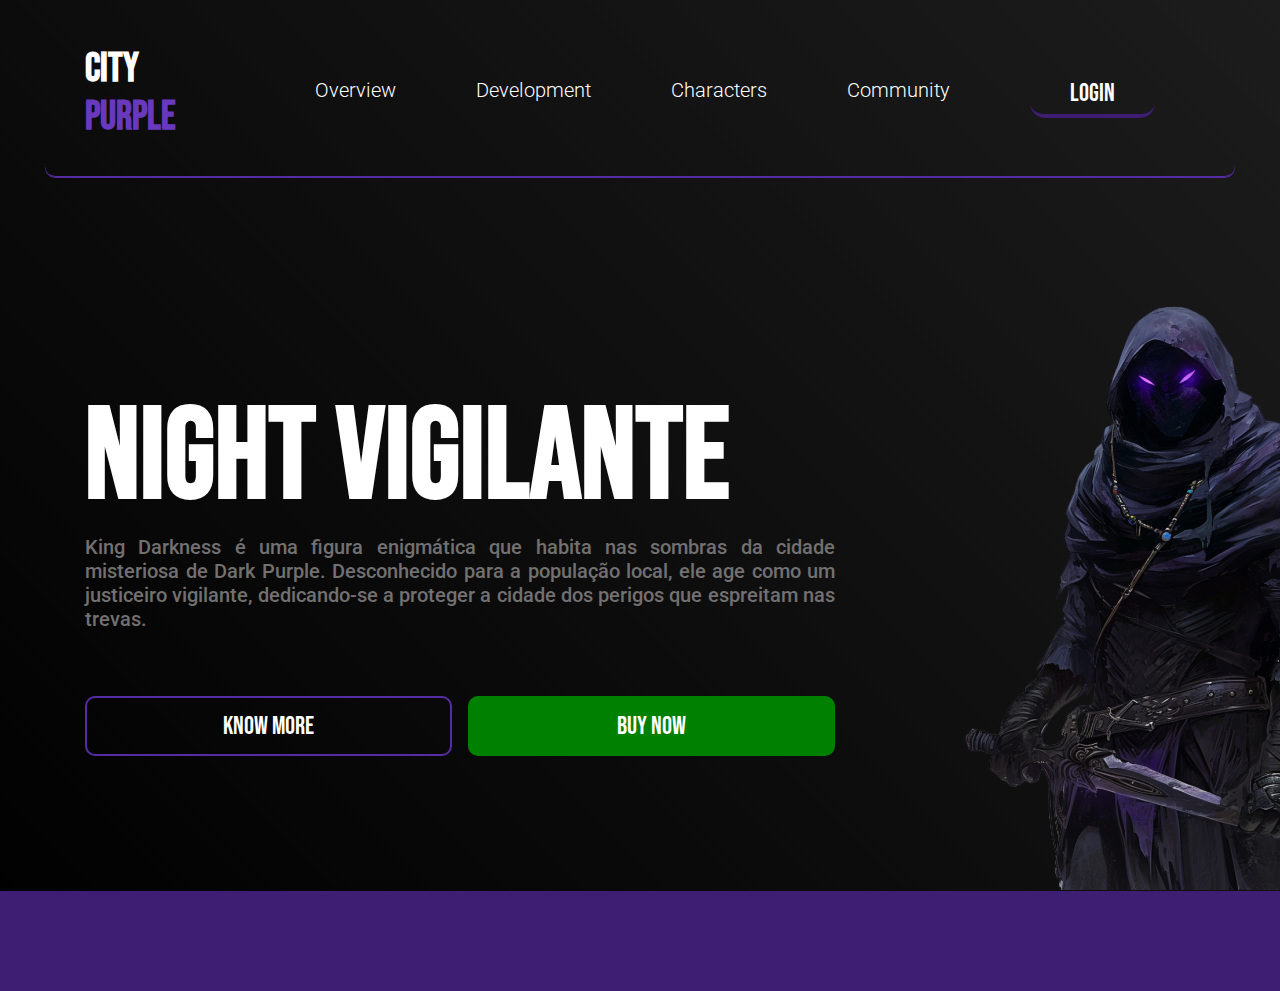
<file: index.html>
<!DOCTYPE html>
<html lang="en">
<head>
    <meta charset="UTF-8">
    <meta name="viewport" content="width=device-width, initial-scale=1.0">
    <link rel="stylesheet" href="/styles/style.css">

    <link rel="preconnect" href="https://fonts.googleapis.com">
    <link rel="preconnect" href="https://fonts.gstatic.com" crossorigin>
    <link href="https://fonts.googleapis.com/css2?family=Bebas+Neue&display=swap" rel="stylesheet">
    <link rel="preconnect" href="https://fonts.googleapis.com">
    <link rel="preconnect" href="https://fonts.gstatic.com" crossorigin>
    <link href="https://fonts.googleapis.com/css2?family=Bebas+Neue&family=Roboto:ital,wght@0,100;0,300;0,400;0,500;0,700;0,900;1,100;1,300;1,400;1,500;1,700;1,900&display=swap" rel="stylesheet">

    <link rel="shortcut icon" href="./assets/Images/favicon.png" type="image/x-icon">

    <title>Dark Purple</title>

</head>
<body>
    <header>
        <div class="logo">
            <h1>
                City <span class="purple">Purple</span>
            </h1>
        </div>
        <nav>
            <ul>
                <li><a href="#"></a>Overview</li>
                <li><a href="#"></a>Development</li>
                <li><a href="#"></a>Characters</li>
                <li><a href="#"></a>Community</li>
                <li><a id="cart-buy" href="./login.html">Login</a></li>
            </ul>
        </nav>
    </header>
    <div class="line"></div>

    <main>
        <section>
            <div class="content-primary">
                <div class="content-segundary">
                    <div class="title">
                        <h2>
                            Night Vigilante
                        </h2>
                    </div>
                    <div class="primary-text">
                        <p>
                            King Darkness é uma figura enigmática que habita nas sombras da cidade misteriosa de Dark Purple. Desconhecido para a população local, ele age como um justiceiro vigilante, dedicando-se a proteger a cidade dos perigos que espreitam nas trevas.
                        </p>
                    </div>
                    <div class="btn-primary">
                        <button>
                            know more
                        </button>
                        <button id="btn-segundary">
                            Buy Now
                        </button>
                    </div>
                </div>
                <div class="img-king">
                    <img src="./assets/Images/DarkNess.png" alt="DarkNess"/>
                </div>
            </div>
        </section>
    </main>
    <footer>
        <div class="nav-footer">
        </div>
    </footer>
</body>
</html>
</file>
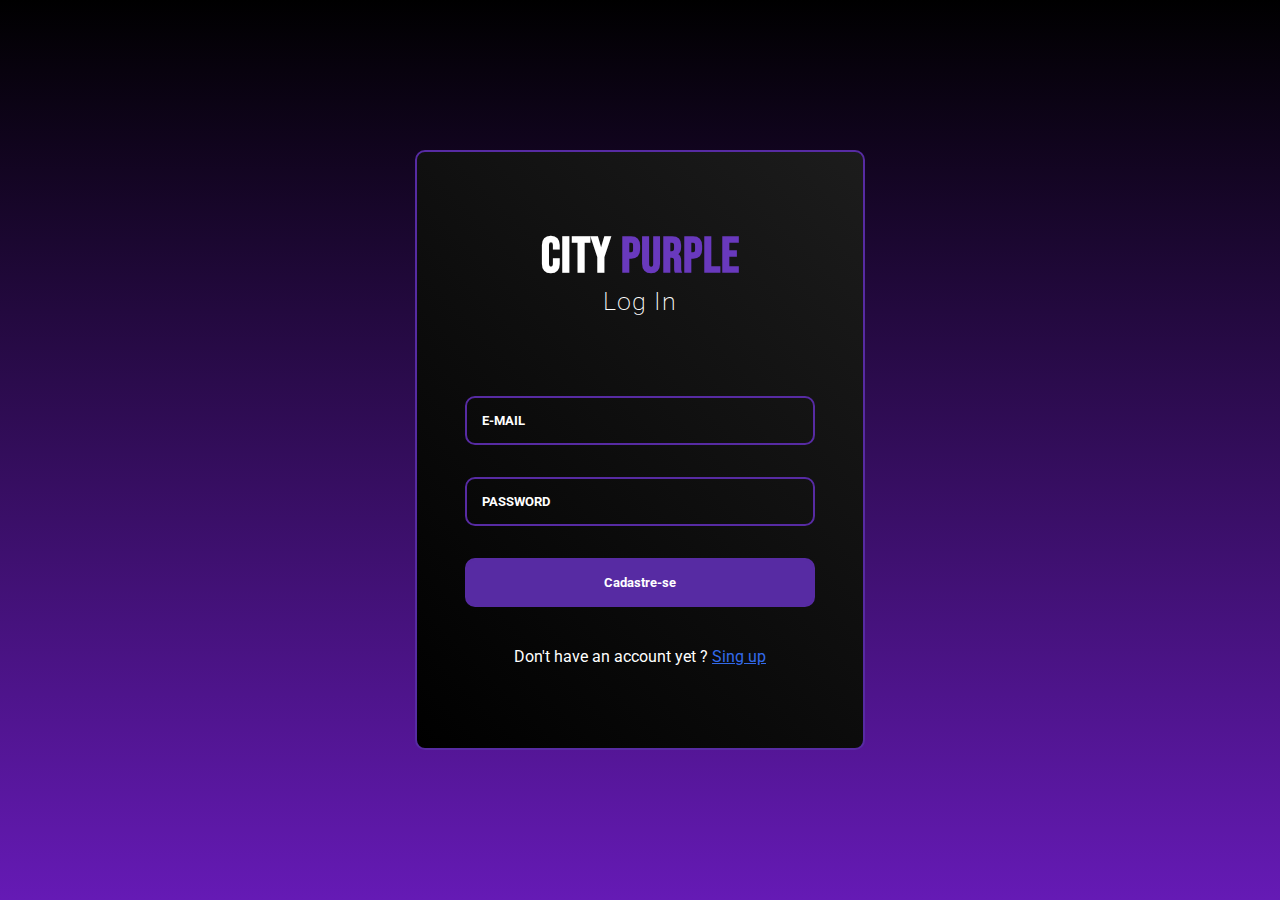
<file: login.html>
<!DOCTYPE html>
<html lang="en">
<head>
    <meta charset="UTF-8">
    <meta name="viewport" content="width=device-width, initial-scale=1.0">
    <link rel="stylesheet" href="/styles/login.css">

    <link rel="preconnect" href="https://fonts.googleapis.com">
<link rel="preconnect" href="https://fonts.gstatic.com" crossorigin>
<link href="https://fonts.googleapis.com/css2?family=Bebas+Neue&display=swap" rel="stylesheet">
<link rel="preconnect" href="https://fonts.googleapis.com">
<link rel="preconnect" href="https://fonts.gstatic.com" crossorigin>
<link href="https://fonts.googleapis.com/css2?family=Bebas+Neue&family=Roboto:ital,wght@0,100;0,300;0,400;0,500;0,700;0,900;1,100;1,300;1,400;1,500;1,700;1,900&display=swap" rel="stylesheet">

<link rel="shortcut icon" href="./assets/Images/favicon.png" type="image/x-icon">

    <title>Sing Up</title>
</head>
<body>
    <div class="padding">
        <div class="content">
            <div class="title">
                <h1>City <span class="purple">Purple</span></h1>
                <h4>Log In</h4>
            </div>

            <form>
                <input type="email" name="e-mail" id="name" placeholder="E-mail">
                <input type="password" name="password" id="password" placeholder="password">
                <input id="btn-cadastro"  type="submit" value="Cadastre-se">
            </form>
            <div class="singin">
                <a href="./singup.html">Don't have an account yet ? <span class="login">Sing up</span></a>
            </div>
        </div>
    </div>
</body>
</html>
</file>
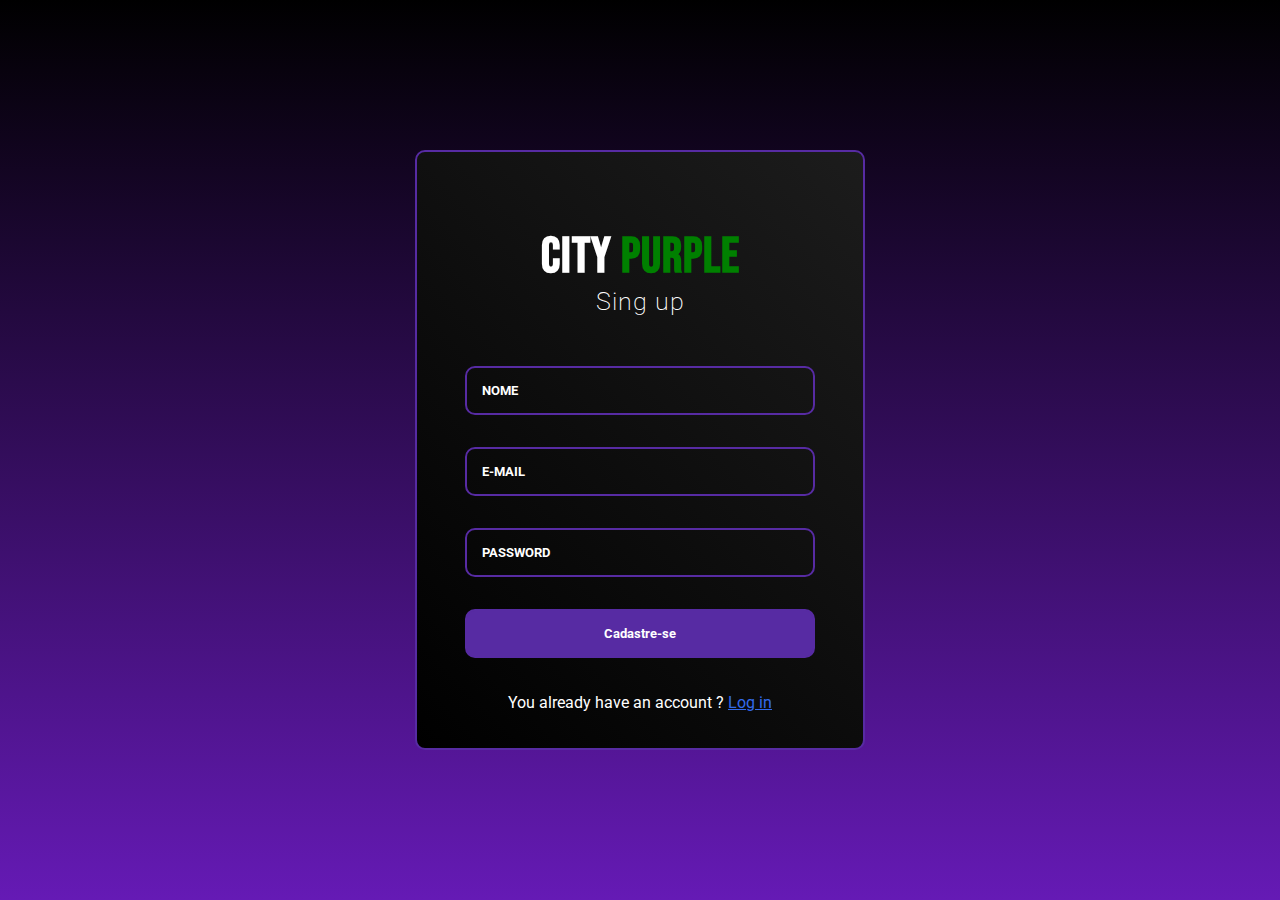
<file: singup.html>
<!DOCTYPE html>
<html lang="en">
<head>
    <meta charset="UTF-8">
    <meta name="viewport" content="width=device-width, initial-scale=1.0">
    <link rel="stylesheet" href="/styles/singup.css">

    <link rel="preconnect" href="https://fonts.googleapis.com">
<link rel="preconnect" href="https://fonts.gstatic.com" crossorigin>
<link href="https://fonts.googleapis.com/css2?family=Bebas+Neue&display=swap" rel="stylesheet">
<link rel="preconnect" href="https://fonts.googleapis.com">
<link rel="preconnect" href="https://fonts.gstatic.com" crossorigin>
<link href="https://fonts.googleapis.com/css2?family=Bebas+Neue&family=Roboto:ital,wght@0,100;0,300;0,400;0,500;0,700;0,900;1,100;1,300;1,400;1,500;1,700;1,900&display=swap" rel="stylesheet">

<link rel="shortcut icon" href="./assets/Images/favicon.png" type="image/x-icon">

    <title>Sing Up</title>
</head>
<body>
    <div class="padding">
        <div class="content">
            <div class="title">
                <h1>City <span class="purple">Purple</span></h1>
                <h4>Sing up</h4>
            </div>

            <form>
                <input type="text" name="name" id="name" placeholder="Nome">
                <input type="email" name="e-mail" id="e-mail" placeholder="E-mail">
                <input type="password" name="password" id="password" placeholder="password">
                <input id="btn-cadastro"  type="submit" value="Cadastre-se">
            </form>
            <div class="singin">
                <a href="./login.html">You already have an account ? <span class="login">Log in</span></a>
            </div>
        </div>
    </div>
</body>
</html>
</file>
<file: styles/style.css>
* {
   margin: 0;
   padding: 0;
   box-sizing: border-box;
   box-sizing: border-box;
   

}

body {
    background-image: linear-gradient(
    45deg, black, #1C1C1C
    );
    color: white;
}

header {
    display: flex;
    align-items: center;
    justify-content: space-between;
    margin: 45px;
    font-family: "Bebas Neue", sans-serif;
    font-weight: 400;
    font-style: normal;
    cursor: pointer;

}

.line {
    margin: 45px;
    margin-top: -30px;
    border-bottom: 1px solid #572ba3;
    border-radius: 15px;
    padding: 10px;
    box-shadow: 0px 1px 0px 0px #572ba3;
}


h1 {
    margin-left: 40px;
    font-size: 40px;

}

h1 > .purple {
    color: #6939bd;
}

.primary-text > p {
    text-align: justify;
}

nav > ul {
    display: flex;
    gap: 5rem;
    margin: 0 80px 0;
    font-family: "Roboto", sans-serif;
    font-weight: 300;
}

ul > li {
    font-size: 20px;
    list-style: none;
}

li > a {
    text-decoration: none;
    color: white;
}

#cart-buy {
    box-sizing: border-box;
    border-bottom: 4px solid #3d1e72;
    border-radius: 15px;
    padding: 5px 40px;
    font-family: "Bebas Neue", sans-serif;
    font-size: 25px;
}

#cart-buy:hover {
    box-sizing: border-box;
    border-bottom: 5px solid #572ba3;
    border-radius: 15px;
    padding: 5px 40px;
    transition: .5s;
    box-shadow: 0px 0px 4px 0px #572ba3;
}

.content-primary {
    display: flex;
    margin-top: 120px;
}

.content-segundary {
    margin: 85px;
}

.title {
    font-family: "Bebas Neue", sans-serif;
    font-weight: 400;
    font-style: normal;
    font-size: 85px;
}

.primary-text {
    font-family: "Roboto", sans-serif;
    font-weight: 500;
    font-size: 20px;
    color: rgb(114, 112, 112);
}

.btn-primary {
    display: flex;
    gap: 1rem;
    width: 750px;
}

#btn-segundary {
    background-color: green;
    border: 2px solid green;
}

.btn-primary > #btn-segundary:hover {
    width: 800px;
    transition: .15s;
}

.btn-primary > button {
    margin-top: 65px;
    width: 430px;
    height: 60px;
    border-radius: 10px;
    font-family: "Bebas Neue", sans-serif;
    font-size: 25px;
    border: 2px solid #572ba3;
    background: transparent;
    color: white;
    cursor: pointer;
}

.btn-primary > button:hover {
    border: 4px solid #572ba3;
    background-color: #572ba3;
    transition: .08s;
    width: 800px;
    transition: .15s;
}

footer {
    margin-top: -3px;

}

.nav-footer {
    background-color: #3d1e72;
    width: 100vw;
    height: 100px;
    

}

#menu-two > #list-two {
    display: flex;
    justify-content: space-around;
    padding: 40px;
    font-family: "Bebas Neue", sans-serif;
    letter-spacing: 2px;

    
}
</file>
<file: styles/login.css>
* {
    margin: 0;
    padding: 0;
    box-sizing: border-box;
}

body {
    display: flex;
    align-items: center;
    justify-content: center;
    width: 100vw;
    height: 100vh;
    background-image: linear-gradient(
    180deg, black, #651ab5
    );
    font-family: "Bebas Neue", sans-serif;
    font-weight: 400;
}

.padding {
    width: 450px;
    height: 600px;
    background-image: linear-gradient(
    45deg, black, #1C1C1C
    );
    border: 2px solid #572ba3;
    border-radius: 10px;
}

.content {
    margin: 75px;
    display: flex;
    align-items: center;
    justify-content: center;
    flex-direction: column;
    gap: 80px;
}

.title {
    display: flex;
    flex-direction: column;
    align-items: center;
    font-size: 25px;
    color: white;
    letter-spacing: 1px;
    cursor: pointer;
}

h1 > .purple {
    color: #6939bd;
}

.title > h4 {
    font-family: "Roboto", sans-serif;
    font-weight: 200;
    
}

form {
    display: flex;
    flex-direction: column;
    align-items: center;
    gap: 2rem;
}

form > input {
    width: 350px;
    padding: 15px;
    border: none;
    border-radius: 10px;
    outline: none;
    border: 2px solid #572ba3;
    background-color: transparent;
    color: white;
    font-family: "Roboto", sans-serif;
    font-weight: 700;
}

input::placeholder {
    color: white;
    text-transform: uppercase;
}

#btn-cadastro {
    background-color: #572ba3;
    color: white;
    cursor: pointer;
}

.singin {
    margin-top: -40px;
    font-family: "Roboto", sans-serif;
    font-weight: 400;
}

.singin > a {
    color: white;
    text-decoration: none;
}

.login {
    text-decoration: underline;
    color: #336AEA;
}
</file>
<file: styles/singup.css>
* {
    margin: 0;
    padding: 0;
    box-sizing: border-box;
}

body {
    display: flex;
    align-items: center;
    justify-content: center;
    width: 100vw;
    height: 100vh;
    background-image: linear-gradient(
    180deg, black, #651ab5
    );
    font-family: "Bebas Neue", sans-serif;
    font-weight: 400;
}

.padding {
    width: 450px;
    height: 600px;
    background-image: linear-gradient(
    45deg, black, #1C1C1C
    );
    border: 2px solid #572ba3;
    border-radius: 10px;
}

.content {
    margin: 75px;
    display: flex;
    align-items: center;
    justify-content: center;
    flex-direction: column;
    gap: 50px;
}

.title {
    display: flex;
    flex-direction: column;
    align-items: center;
    font-size: 25px;
    color: white;
    letter-spacing: 1px;
    cursor: pointer;
}

h1 > .purple {
    color: green;
}

.title > h4 {
    font-family: "Roboto", sans-serif;
    font-weight: 200;
    
}

form {
    display: flex;
    flex-direction: column;
    align-items: center;
    gap: 2rem;
}

form > input {
    width: 350px;
    padding: 15px;
    border: none;
    border-radius: 10px;
    outline: none;
    border: 2px solid #572ba3;
    background-color: transparent;
    color: white;
    font-family: "Roboto", sans-serif;
    font-weight: 700;
}

input::placeholder {
    color: white;
    text-transform: uppercase;
}

#btn-cadastro {
    background-color: #572ba3;
    color: white;
    cursor: pointer;
}

.singin {
    margin-top: -15px;
    font-family: "Roboto", sans-serif;
    font-weight: 400;
}

.singin > a {
    color: white;
    text-decoration: none;
}

.login {
    text-decoration: underline;
    color: #336AEA;
}
</file>
